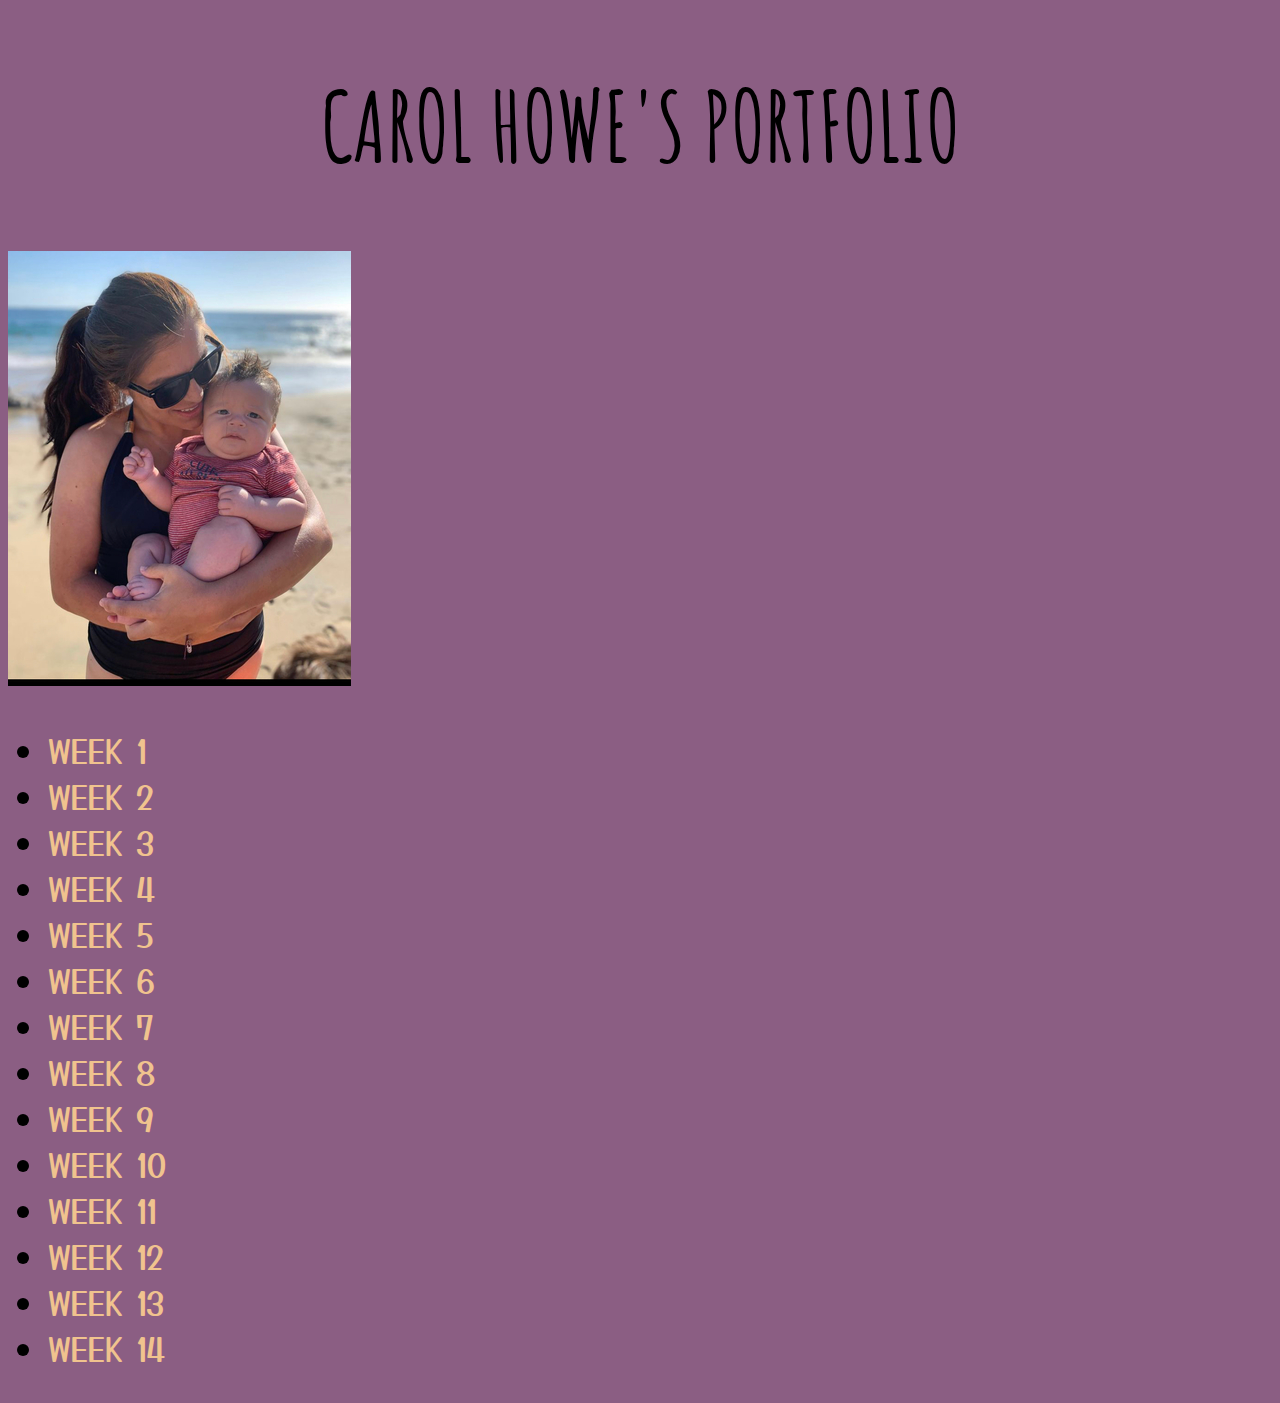
<file: index.html>
<!DOCTYPE html>
<html lang="">
<head>
    <meta charset="utf-8">
    <meta name="viewport" content="width=device-width, initial-scale=1.0">
    <link rel="stylesheet" href="style.css">
    <title>Carol Howe's Portfolio</title>
</head>

<body>
    <h1> CAROL HOWE'S PORTFOLIO </h1>
    
    <img class="carol" src="carol.jpg" alt="Carol's photo">
  
<ul>
    <li> <a href="week1.html"> WEEK 1</a></li>   
    <li> <a href="week2.html"> WEEK 2</a></li>   
    <li> <a href="week3.html"> WEEK 3</a></li>   
    <li> <a href="week4.html"> WEEK 4</a></li>   
    <li> <a href="week5.html"> WEEK 5</a></li>   
    <li> <a href="week6.html"> WEEK 6</a></li>   
    <li> <a href="week7.html"> WEEK 7</a></li>   
    <li> <a href="week8.html"> WEEK 8</a></li>   
    <li> <a href="week9.html"> WEEK 9</a></li>   
    <li> <a href="week10.html"> WEEK 10</a></li>   
    <li> <a href="week11.html"> WEEK 11</a></li>   
    <li> <a href="week12.html"> WEEK 12</a></li>   
    <li> <a href="week13.html"> WEEK 13</a></li>   
    <li> <a href="week14.html"> WEEK 14</a></li>   
    
</ul>   

<script src="js/main.js"></script>
</body>
</html>
</file>
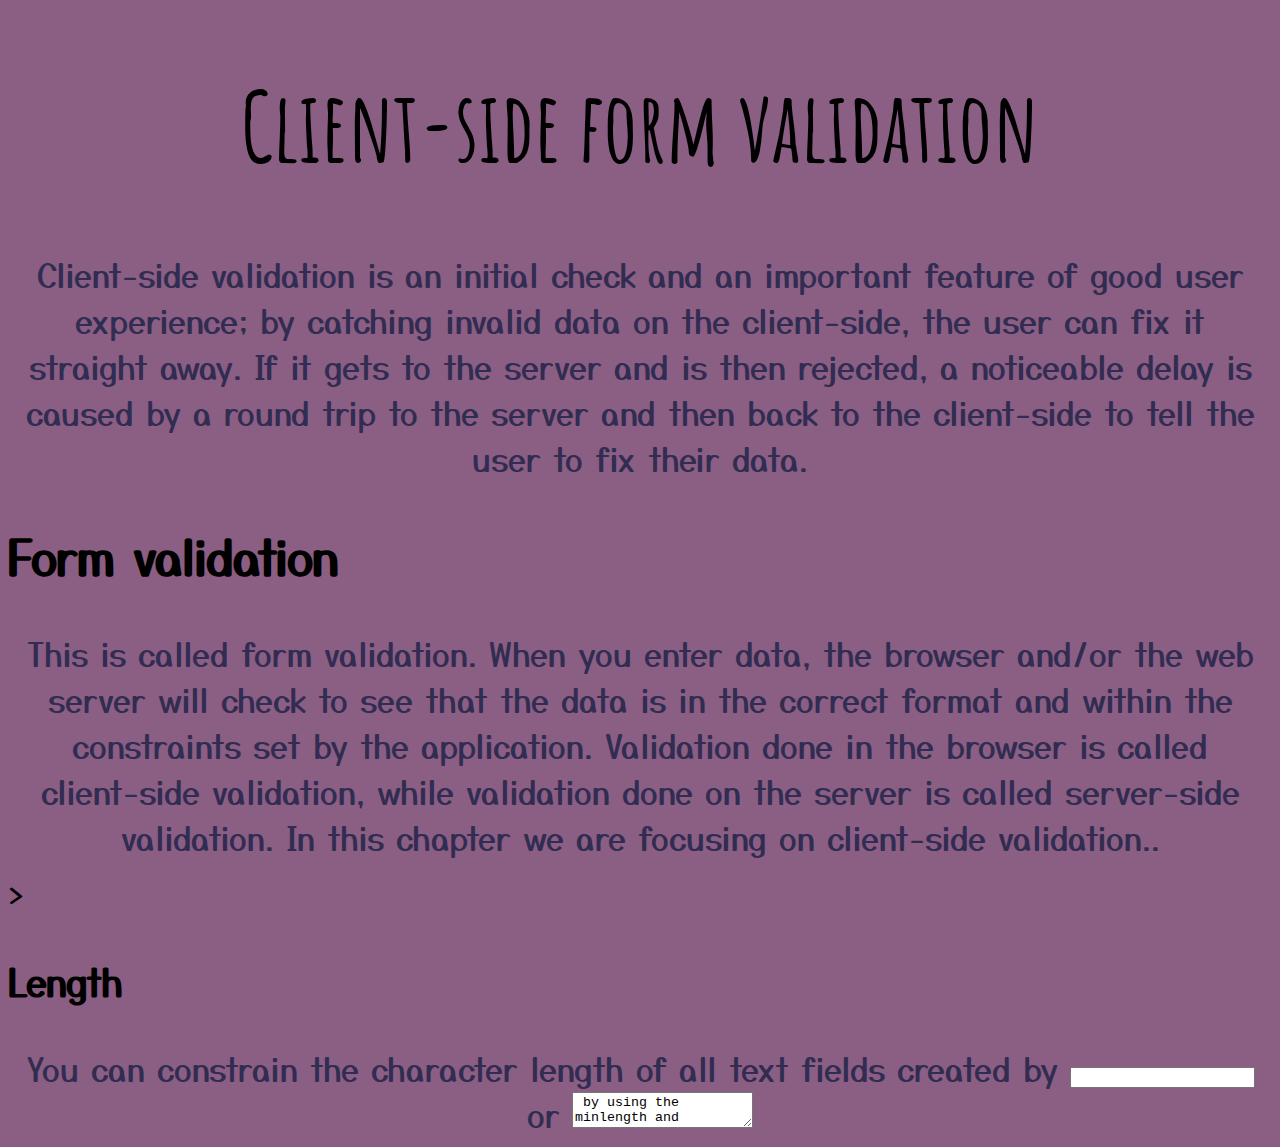
<file: week10.html>
<!DOCTYPE html>
<html lang="en">
<head>
    <meta charset="utf-8">
    <meta name="viewport" content="width=device-width, initial-scale=1.0">
     <link rel="stylesheet" href="style.css">
    <title>Week 10</title>
</head>

<body>

<h1> Client-side form validation </h1>

<p> Client-side validation is an initial check and an important feature of good user experience; by catching invalid 
    data on the client-side, the user can fix it straight away. If it gets to the server and is then rejected, a noticeable 
    delay is caused by a round trip to the server and then back to the client-side to tell the user to fix their data.
</p>



<h2>Form validation</h2>
<p>This is called form validation. When you enter data, the browser and/or the web server will check to see that the data 
    is in the correct format and within the constraints set by the application. Validation done in the browser is called 
    client-side validation, while validation done on the server is called server-side validation. In this chapter we are 
    focusing on client-side validation..</p>>



<h3>Length </h3>
<p>You can constrain the character length of all text fields created by <input> or <textarea> by using the minlength and
     maxlength attributes. A field is invalid if it has a value and that value has fewer characters than the minlength value 
     or more than the maxlength value.</p>


</body>
</html>
</file>
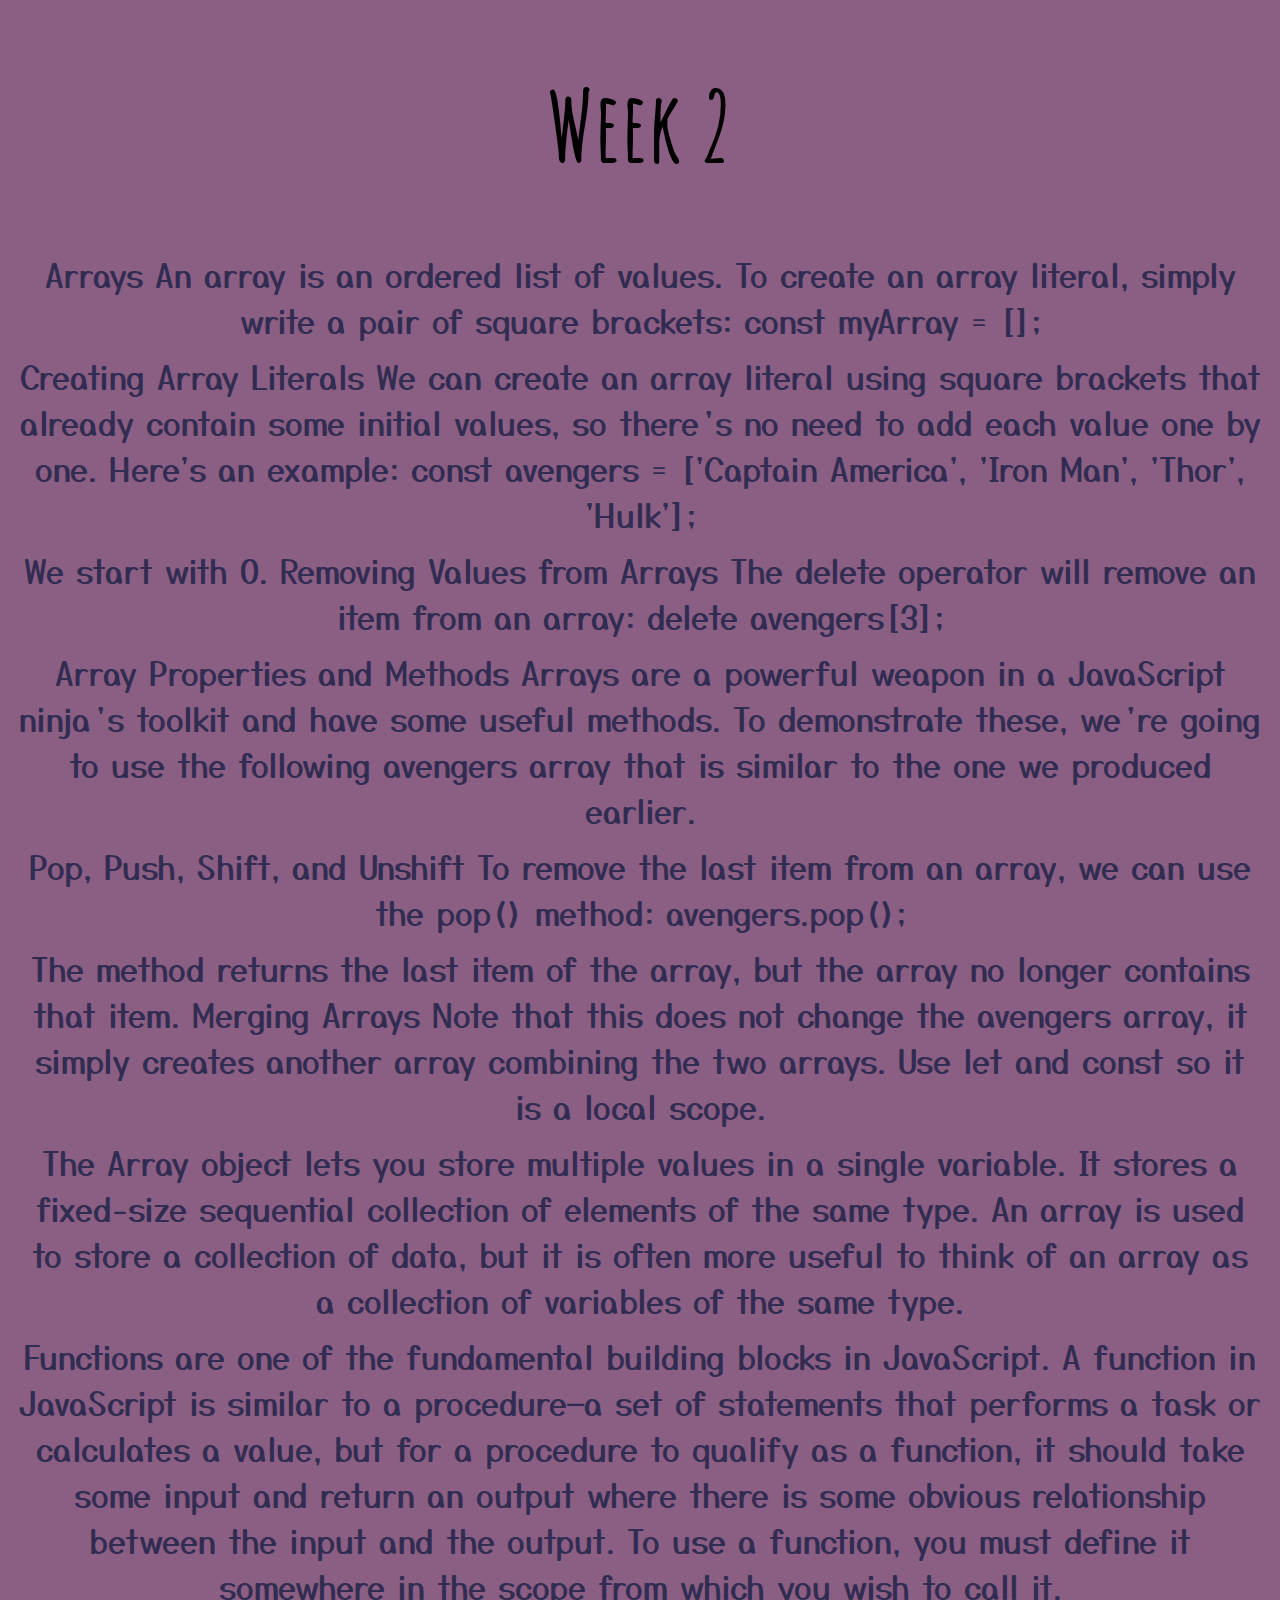
<file: week2.html>
<!DOCTYPE html>
<html lang="en">
<head>
    <meta charset="utf-8">
    <meta name="viewport" content="width=device-width, initial-scale=1.0">
    <link rel="stylesheet" href="style.css">
    <title></title>
</head>

<body>

    <h1> Week 2 </h1>
    
    <p>
        Arrays
        An array is an ordered list of values. To create an array literal, simply write a pair of square brackets:
        const myArray = [];

    </p>
    
    <p>
        Creating Array Literals
        We can create an array literal using square brackets that already contain some initial values, so there’s no need to add each value one by one. Here's an example:
        const avengers = ['Captain America', 'Iron Man', 'Thor', 'Hulk'];

    </p>
    
    <p>
        We start with 0.

        Removing Values from Arrays
        The delete operator will remove an item from an array:
        delete avengers[3];

    </p>


    <p>
        
    Array Properties and Methods
    Arrays are a powerful weapon in a JavaScript ninja’s toolkit and have some useful methods. To demonstrate these, we’re going to use the following avengers array that is similar to the one we produced earlier.
    </p>
    
    <p>
    Pop, Push, Shift, and Unshift
    To remove the last item from an array, we can use the pop() method:
    avengers.pop();
    </p>
    
    <p>
        The method returns the last item of the array, but the array no longer contains that item. 
        Merging Arrays
        Note that this does not change the avengers array, it simply creates another array combining the two arrays. 
        Use let and const so it is a local scope.
    </p>
    
    <p>
        The Array object lets you store multiple values in a single variable. It stores a fixed-size sequential collection of elements of the same type. An array is used to store a collection of data, but it is often more useful to think of an array as a collection of variables of the same type.
    
    </p>
    
    <p>
        Functions are one of the fundamental building blocks in JavaScript. A function in JavaScript is similar to a procedure—a set of statements that performs a task or calculates a value, but for a procedure to qualify as a function, it should take some input and return an output where there is some obvious relationship between the input and the output. To use a function, you must define it somewhere in the scope from which you wish to call it.
    </p>
    
</body>
</html>
</file>
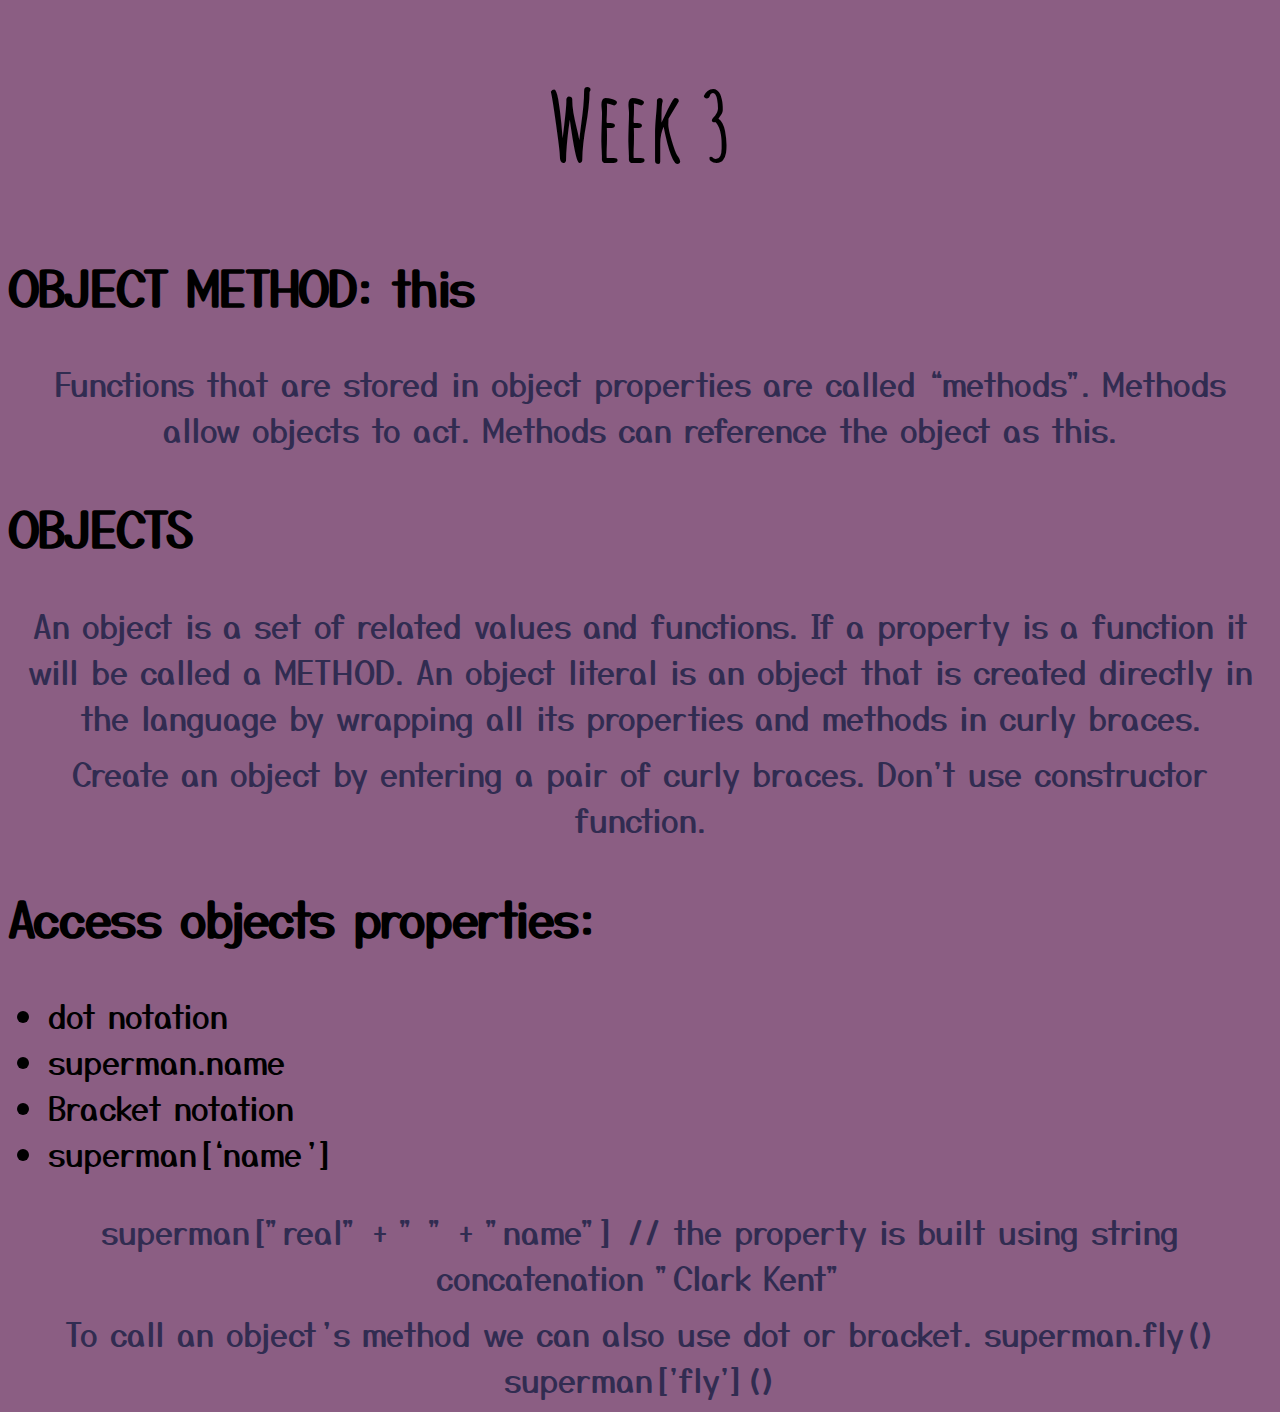
<file: week3.html>
<!DOCTYPE html>
<html lang="en">
<head>
    <meta charset="utf-8">
    <meta name="viewport" content="width=device-width, initial-scale=1.0">
    <link rel="stylesheet" href="style.css">
    <title>Week 3 </title>
</head>

<body>

    <h1> Week 3 </h1>
    
    <h2>OBJECT METHOD: this </h2>

    <p>Functions that are stored in object properties are called “methods”.
        Methods allow objects to act.
        Methods can reference the object as this. </p>
    
    
    
    <h2> OBJECTS</h2> 
    <p> An object is a set of related values and functions. If a property is a function it will be called a METHOD.
        An object literal is an object that is created directly in the language by wrapping all its properties and methods in curly braces.</p>
    
    <p> Create an object by entering a pair of curly braces. Don't use constructor function.</p>
    
    <h2> Access objects properties:  </h2>
    <ul> 
       <li>dot notation </li> 
       <li> superman.name</li>
       <li>Bracket notation </li>
       <li> superman[‘name’]</li>
     </ul>
    
    
    <p> superman["real" + " " + "name"] // the property is built using string concatenation
        "Clark Kent" </p>
    
    <p>To call an object’s method we can also use dot or bracket.
        superman.fly()
        superman['fly']() </p>
    
</body>
</html>
</file>
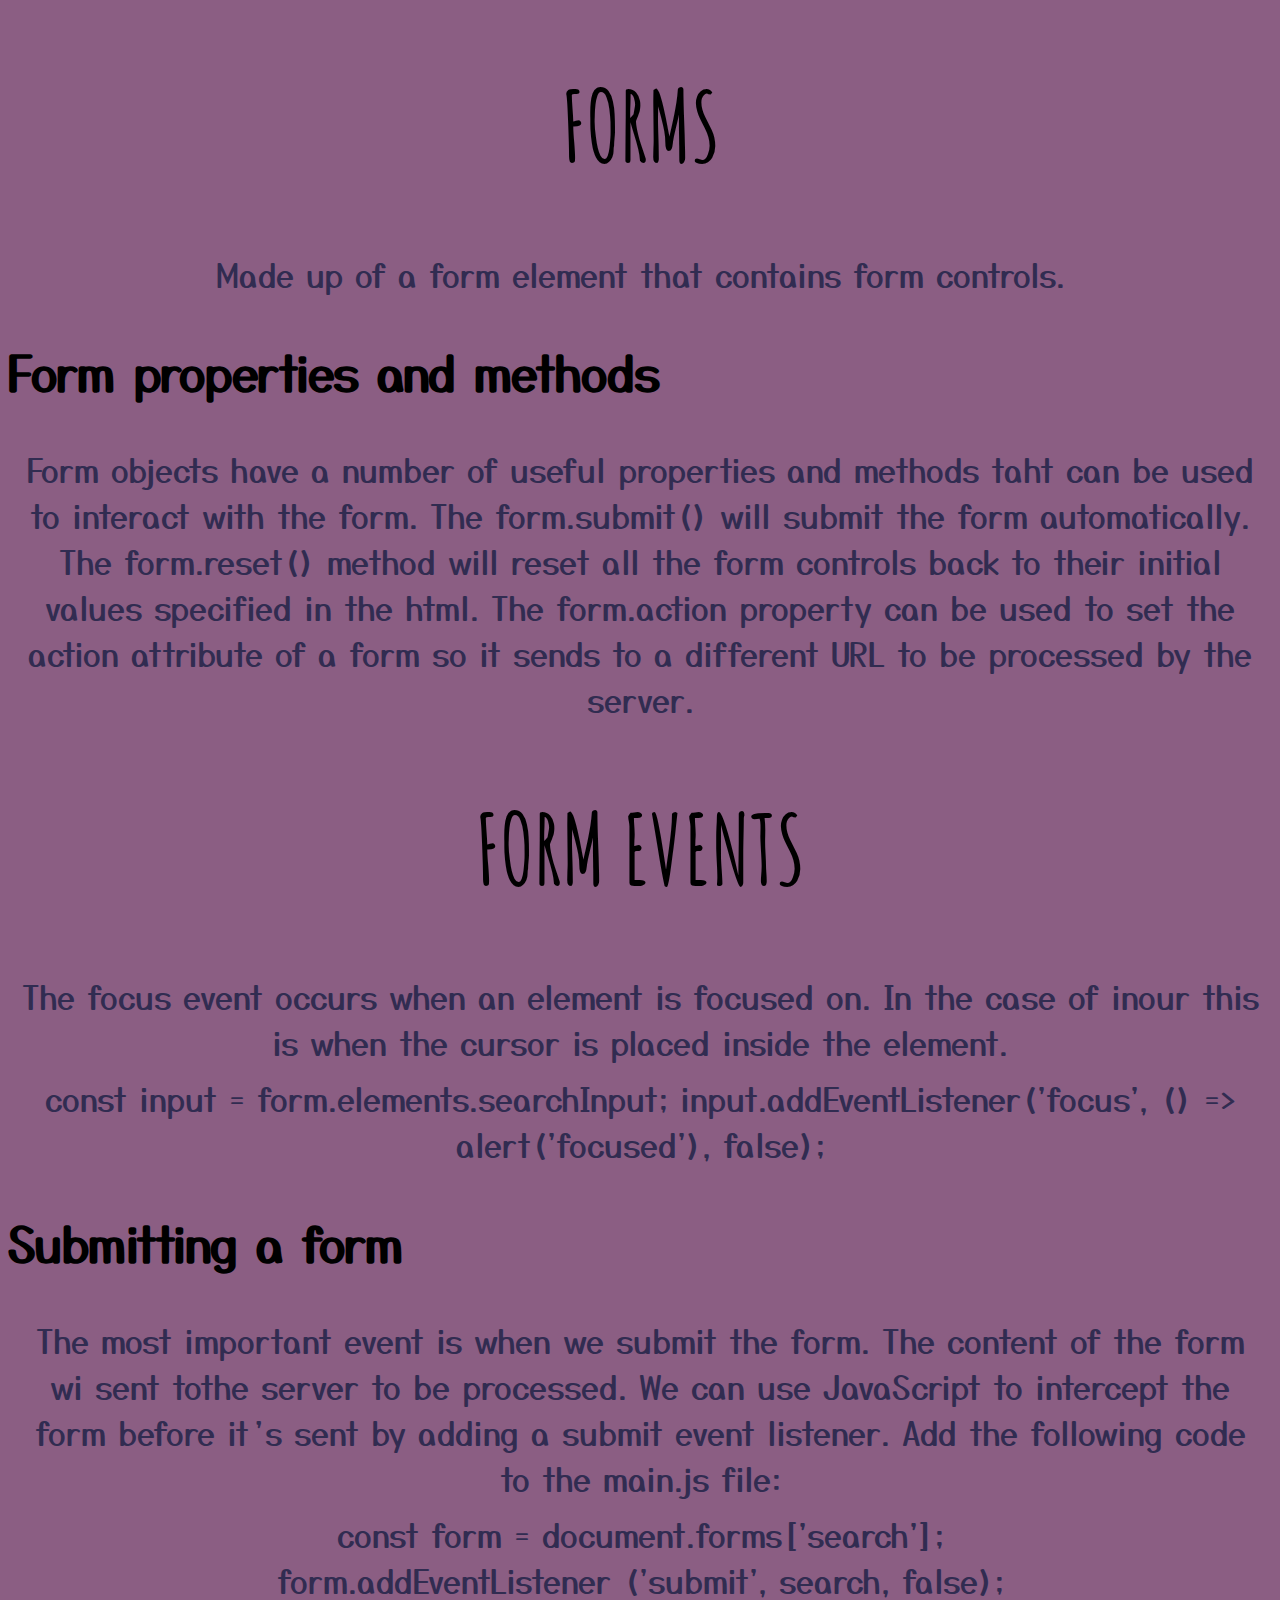
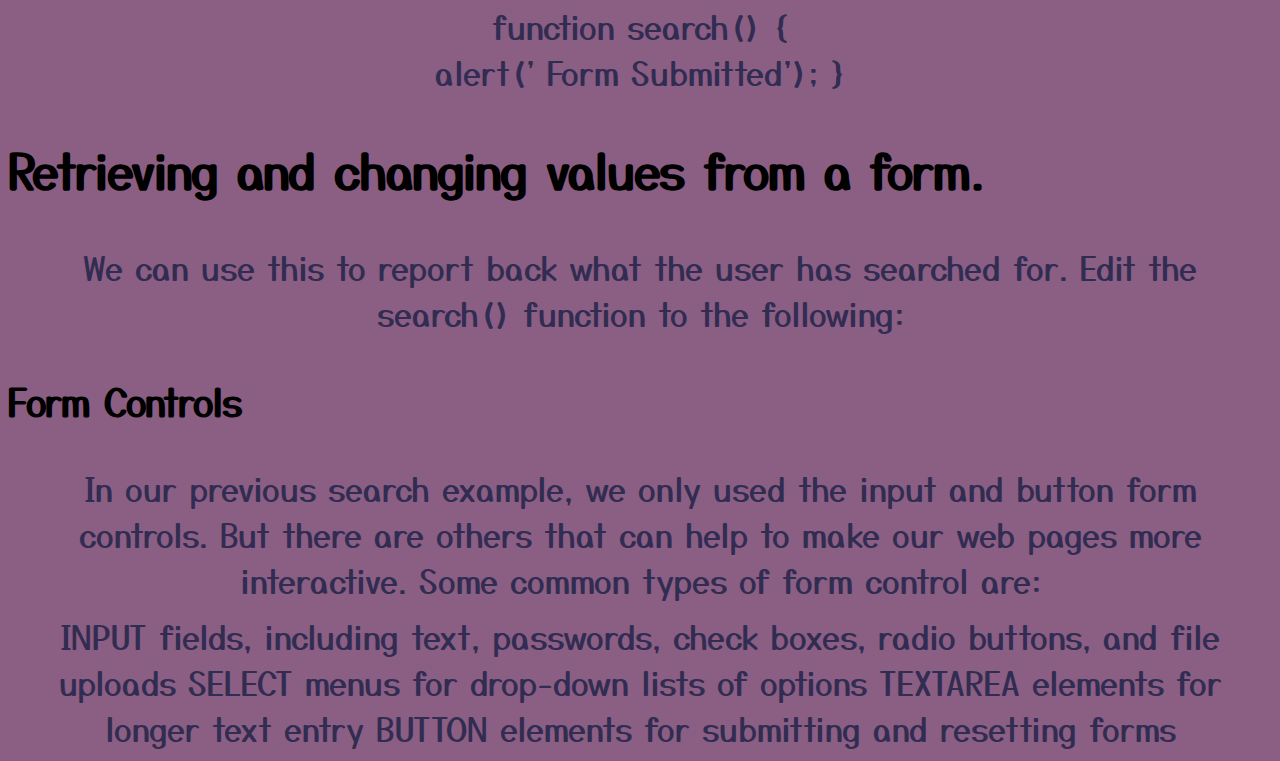
<file: week4.html>
<!DOCTYPE html>
<html lang="en">
<head>
    <meta charset="utf-8">
    <meta name="viewport" content="width=device-width, initial-scale=1.0">
     <link rel="stylesheet" href="style.css">
    <title>Week 4</title>
</head>

<body>

<h1> FORMS </h1> 

<p> Made up of a form element that contains form controls. </p>

<h2> Form properties and methods </h2>

<p>Form objects have a number of useful properties and methods taht can be used to interact with the form. The form.submit() will submit the form automatically.
The form.reset() method will reset all the form controls back to their initial values specified in the html. The form.action property can be used to set the action attribute of a form  so it sends to a different URL to be processed by the server.  </p>





<h1> FORM EVENTS </h1>

<p>The focus event occurs when an element is focused on. In the case of inour this is when the cursor is placed inside the element. </p>

<p> const input = form.elements.searchInput;
input.addEventListener('focus', () => alert('focused'), false); </p>


<h2>Submitting a form </h2>

<p>The most important event is when we submit the form. The content of the form wi sent tothe server to be processed.
We can use JavaScript to intercept the form before it’s sent by adding a submit event listener. Add the following code to the main.js file: </p>

<p>const form = document.forms['search']; <br> 
form.addEventListener ('submit', search, false); <br>
function search() { <br>
    alert(' Form Submitted'); } <br>  </p>


<h2> Retrieving and changing values from a  form. </h2>

<p>We can use this to report back what the user has searched for. Edit the search() function to the following: </p>

<h3>Form Controls </h3>
<p> In our previous search example, we only used the input and button form controls. But there are others that can help to make our web pages more interactive.
Some common types of form control are: </p>
    
 <p> INPUT fields, including text, passwords, check boxes, radio buttons, and file uploads
 SELECT menus for drop-down lists of options
 TEXTAREA elements for longer text entry
 BUTTON elements for submitting and resetting forms </p>
    
</body>
</html>
</file>
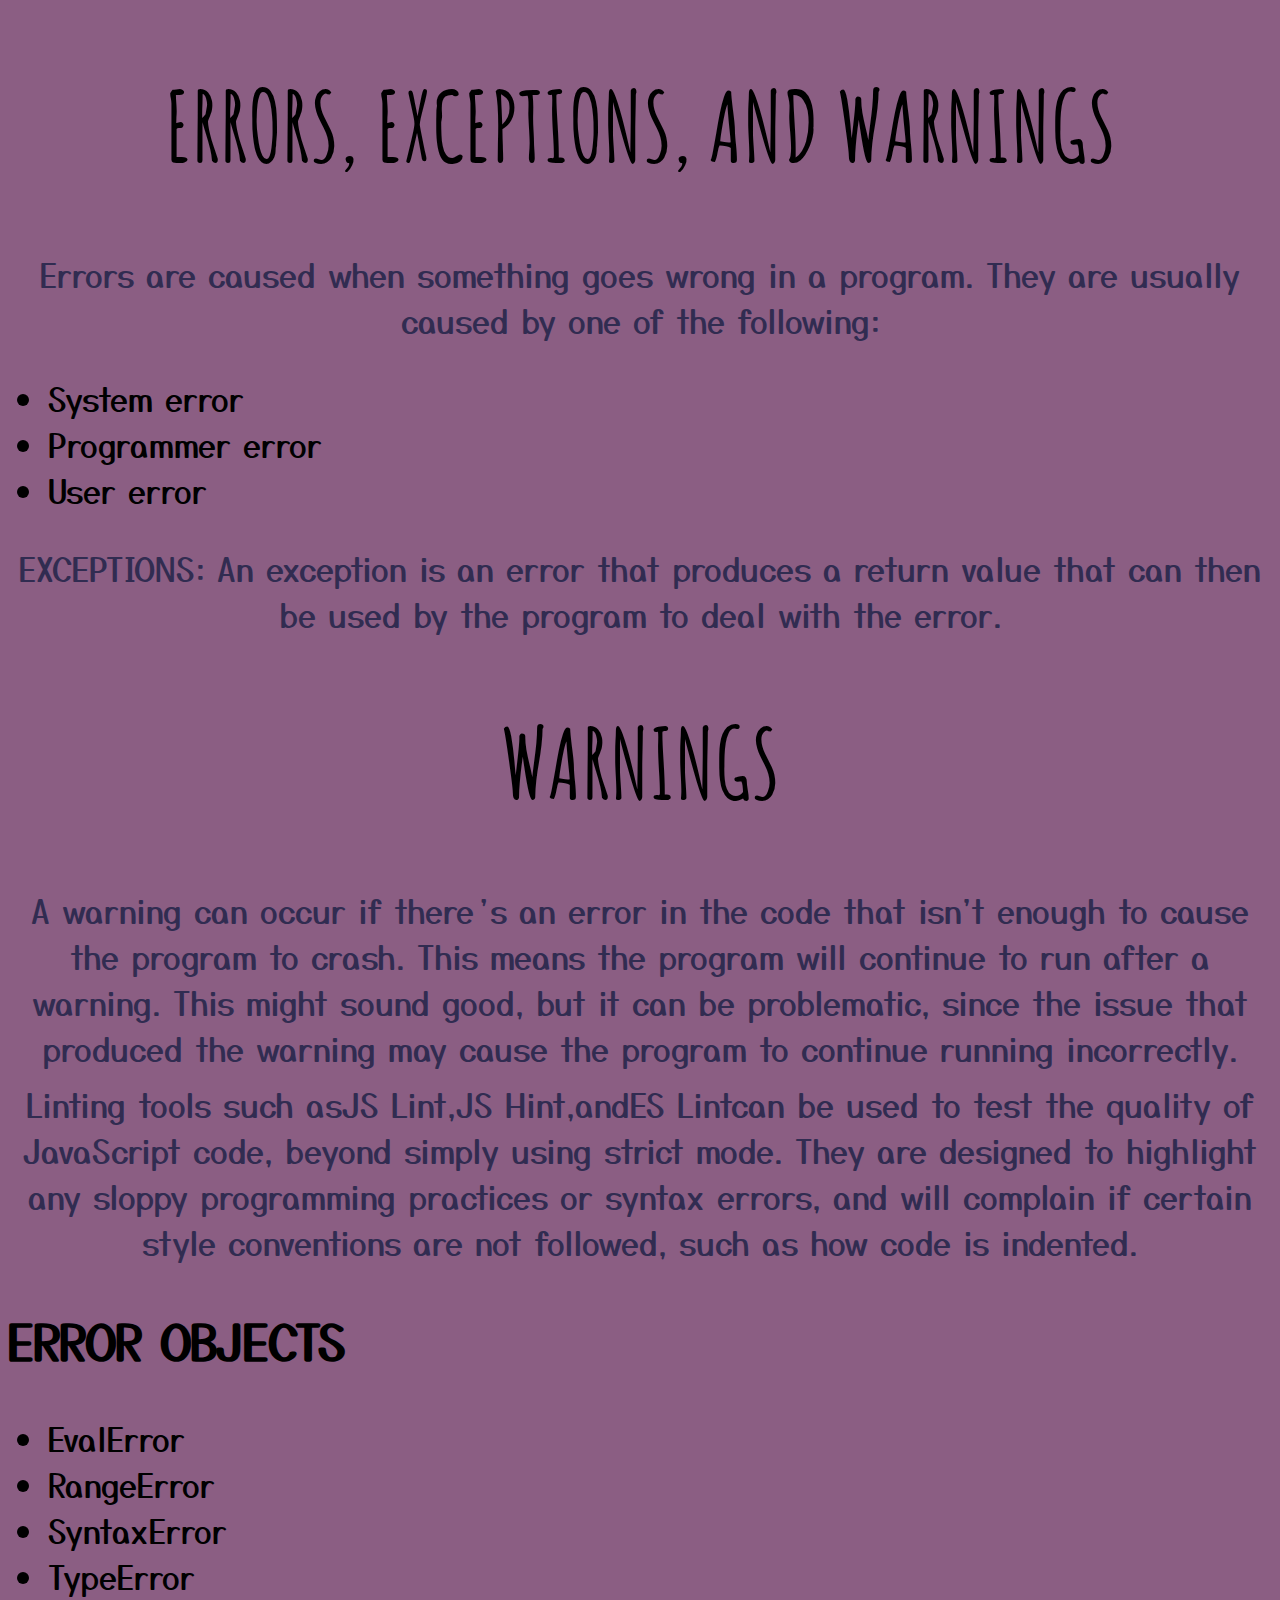
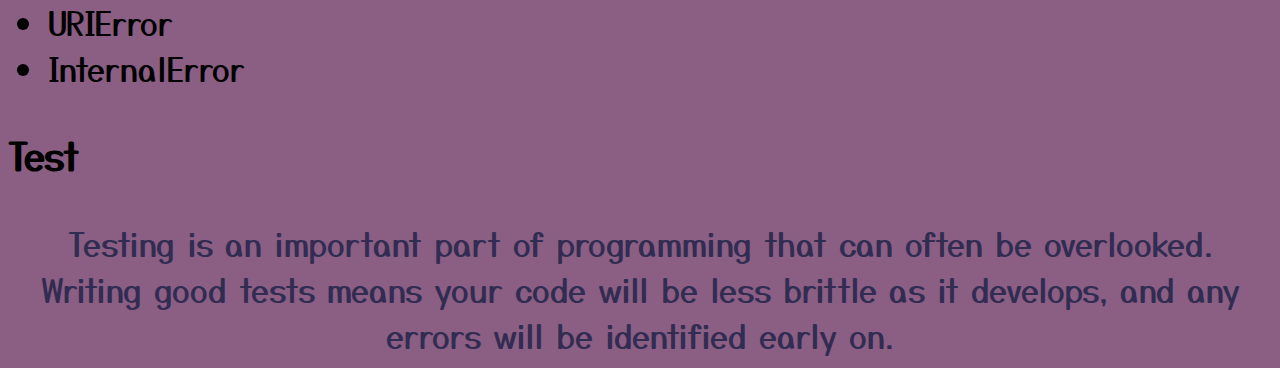
<file: week5.html>
<!DOCTYPE html>
<html lang="en">
<head>
    <meta charset="utf-8">
    <meta name="viewport" content="width=device-width, initial-scale=1.0">
     <link rel="stylesheet" href="style.css">
    <title>Week 5</title>
</head>

<body>

<h1> ERRORS, EXCEPTIONS, AND WARNINGS </h1> 

<p> Errors are caused when something goes wrong in a program. They are usually caused by one of the following:</p>
    <ul>
        <li>System error  </li>
        <li>Programmer error  </li>
        <li>User error  </li>
</ul>


<p> EXCEPTIONS: An exception is an error that produces a return value that can then be used by the program to deal with the error. </p>


<h1> WARNINGS </h1>

<p> A warning can occur if there’s an error in the code that isn't enough to cause the program to crash. This means the program 
    will continue to run after a warning. This might sound good, but it can be problematic, since the issue that produced the warning 
    may cause the program to continue running incorrectly.</p>

<p>  Linting tools such asJS Lint,JS Hint,andES Lintcan be used to test the quality of JavaScript code, beyond simply using strict mode. 
    They are designed to highlight any sloppy programming practices or syntax errors, and will complain if certain style 
    conventions are not followed, such as how code is indented. </p>


<h2>ERROR OBJECTS</h2>

<ul>
    <li>EvalError</li>
    <li>RangeError</li>
    <li>SyntaxError</li>
    <li>TypeError</li>
    <li>URIError</li>
    <li>InternalError</li>

</ul>

<h3>Test</h3>
<p>Testing is an important part of programming that can often be overlooked. 
    Writing good tests means your code will be less brittle as it develops, 
    and any errors will be identified early on.</p>


</body>
</html>
</file>
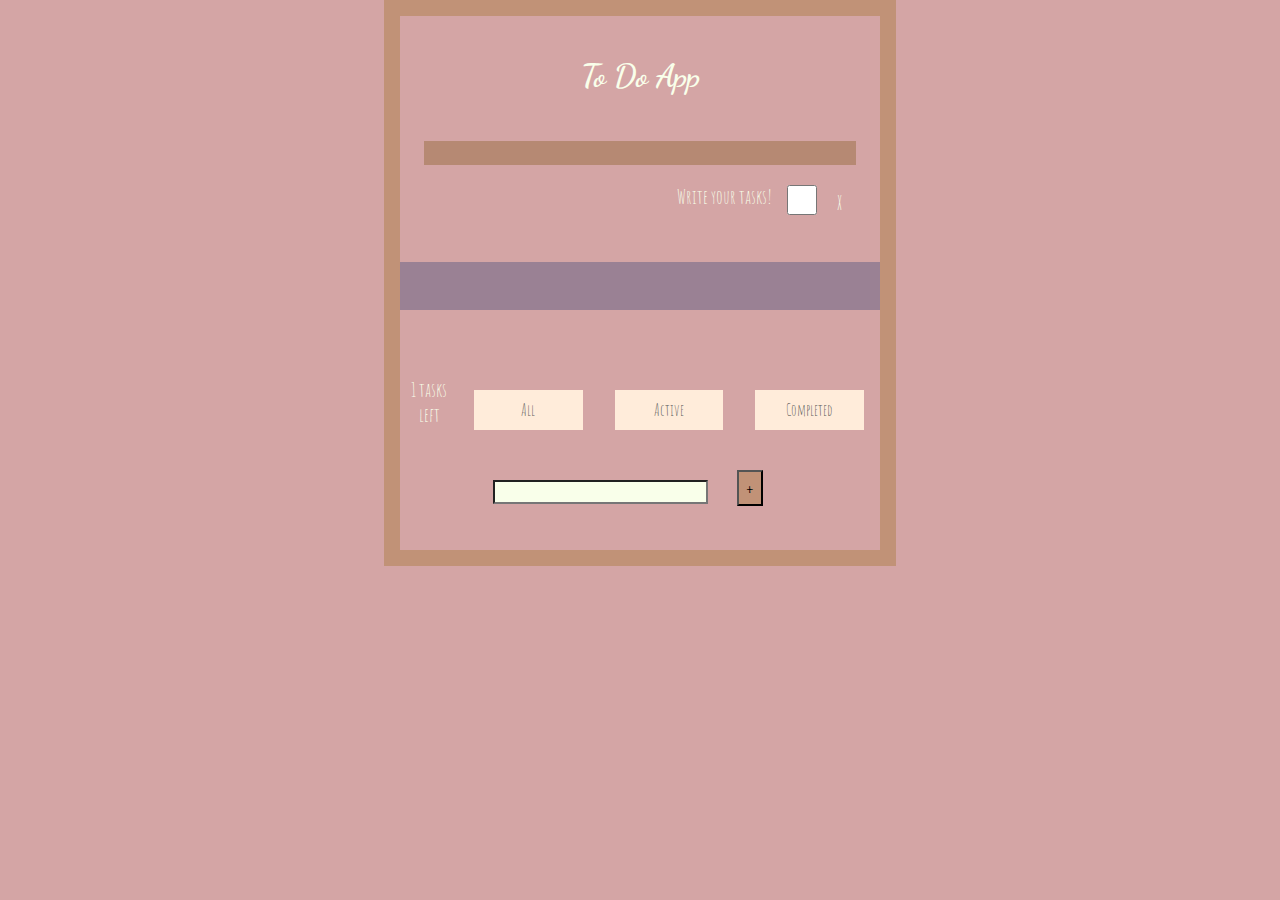
<file: week6.html>
<!DOCTYPE html>
<html lang="en">
<head>
    <meta charset="UTF-8">
    <meta name="viewport" content="width=device-width, initial-scale=1.0">
    <link rel="stylesheet" href="do.css">

    <title>WEEK 6 - TO DO APP</title>

</head>
<body>

    <h1>To Do App</h1>
    <section class="tasks" onload="output()">
    </section>
   <span>
        <p id="classification"></p>
        <button type="button" onclick="all()">All </button>
        <button type="button" onclick="active()">Active </button>
        <button type="button" onclick="completed()">Completed </button>
    </span>
    <form>
        <input type="text" id="inputbox" name="inputbox">
        <button type="button" onclick="addTask()">+</button>
    </form>
    <script src="js/do.js"></script>

</body>
</html>
</file>
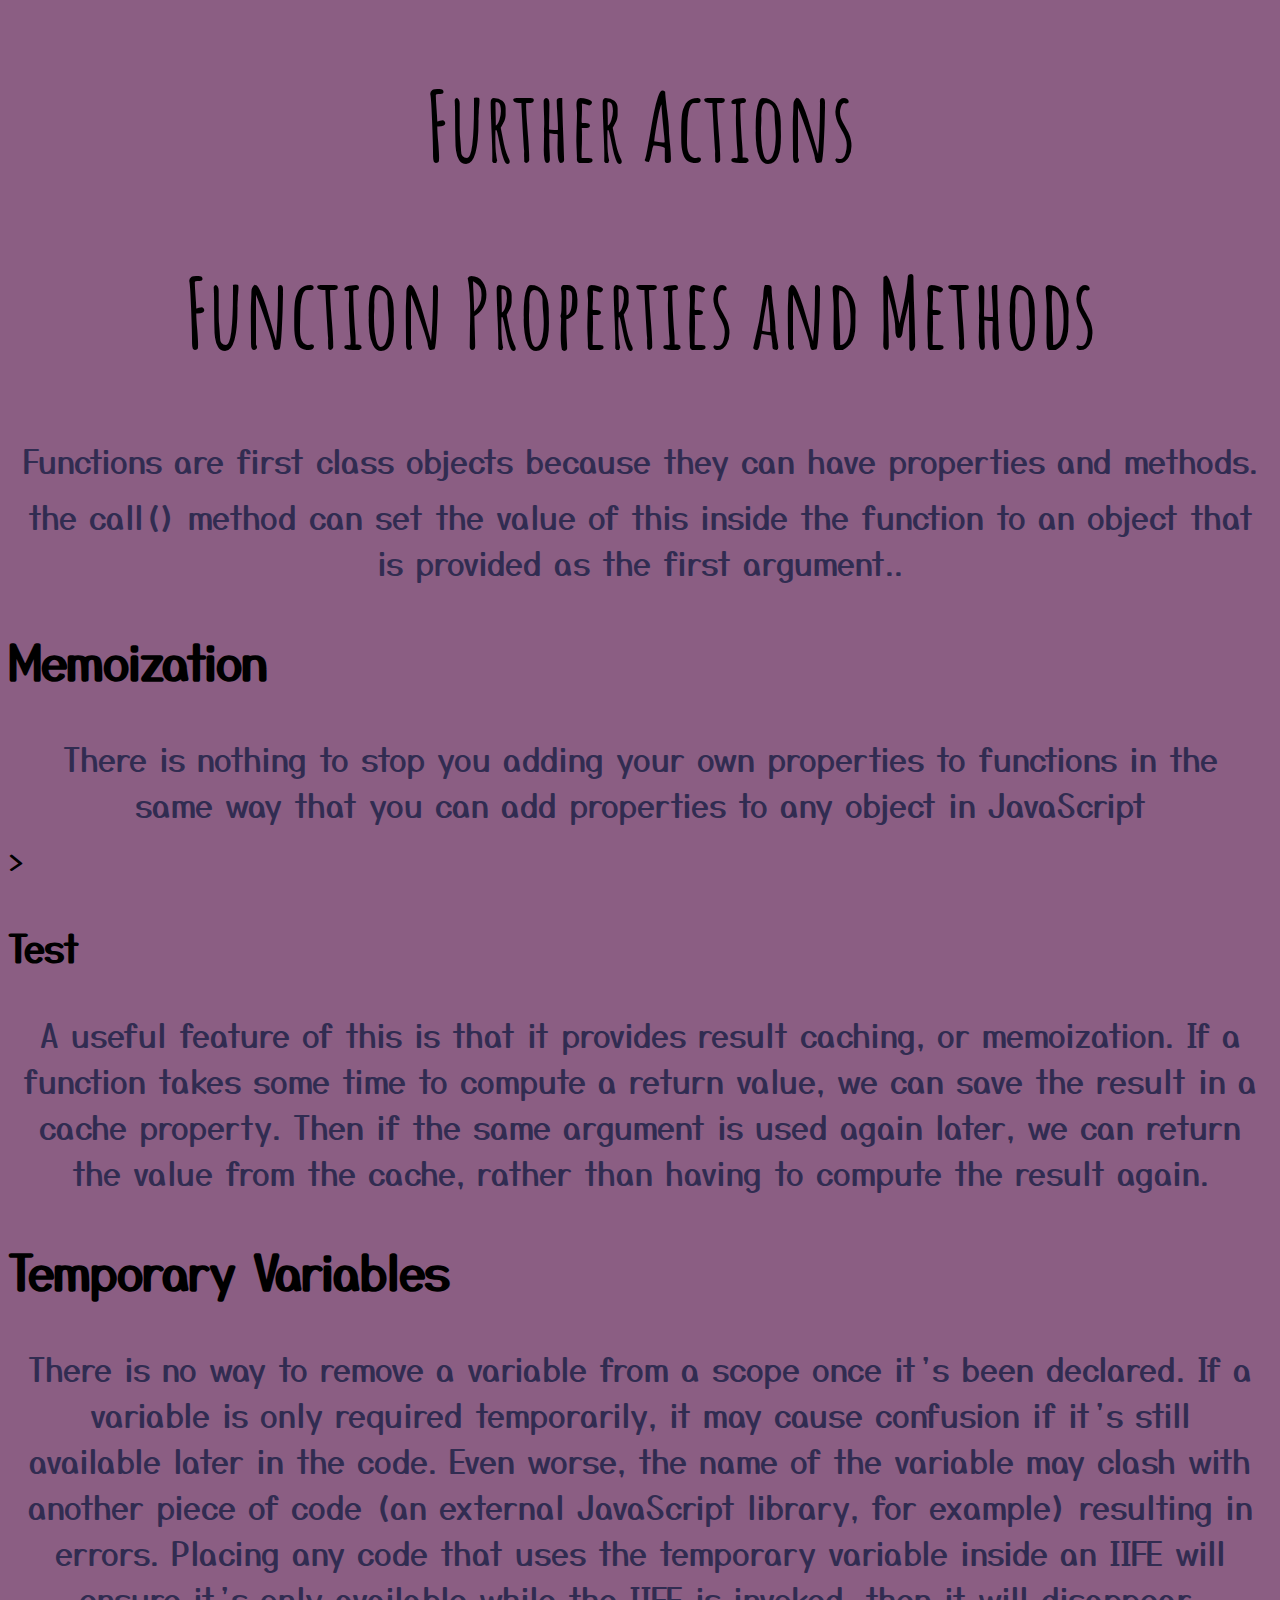
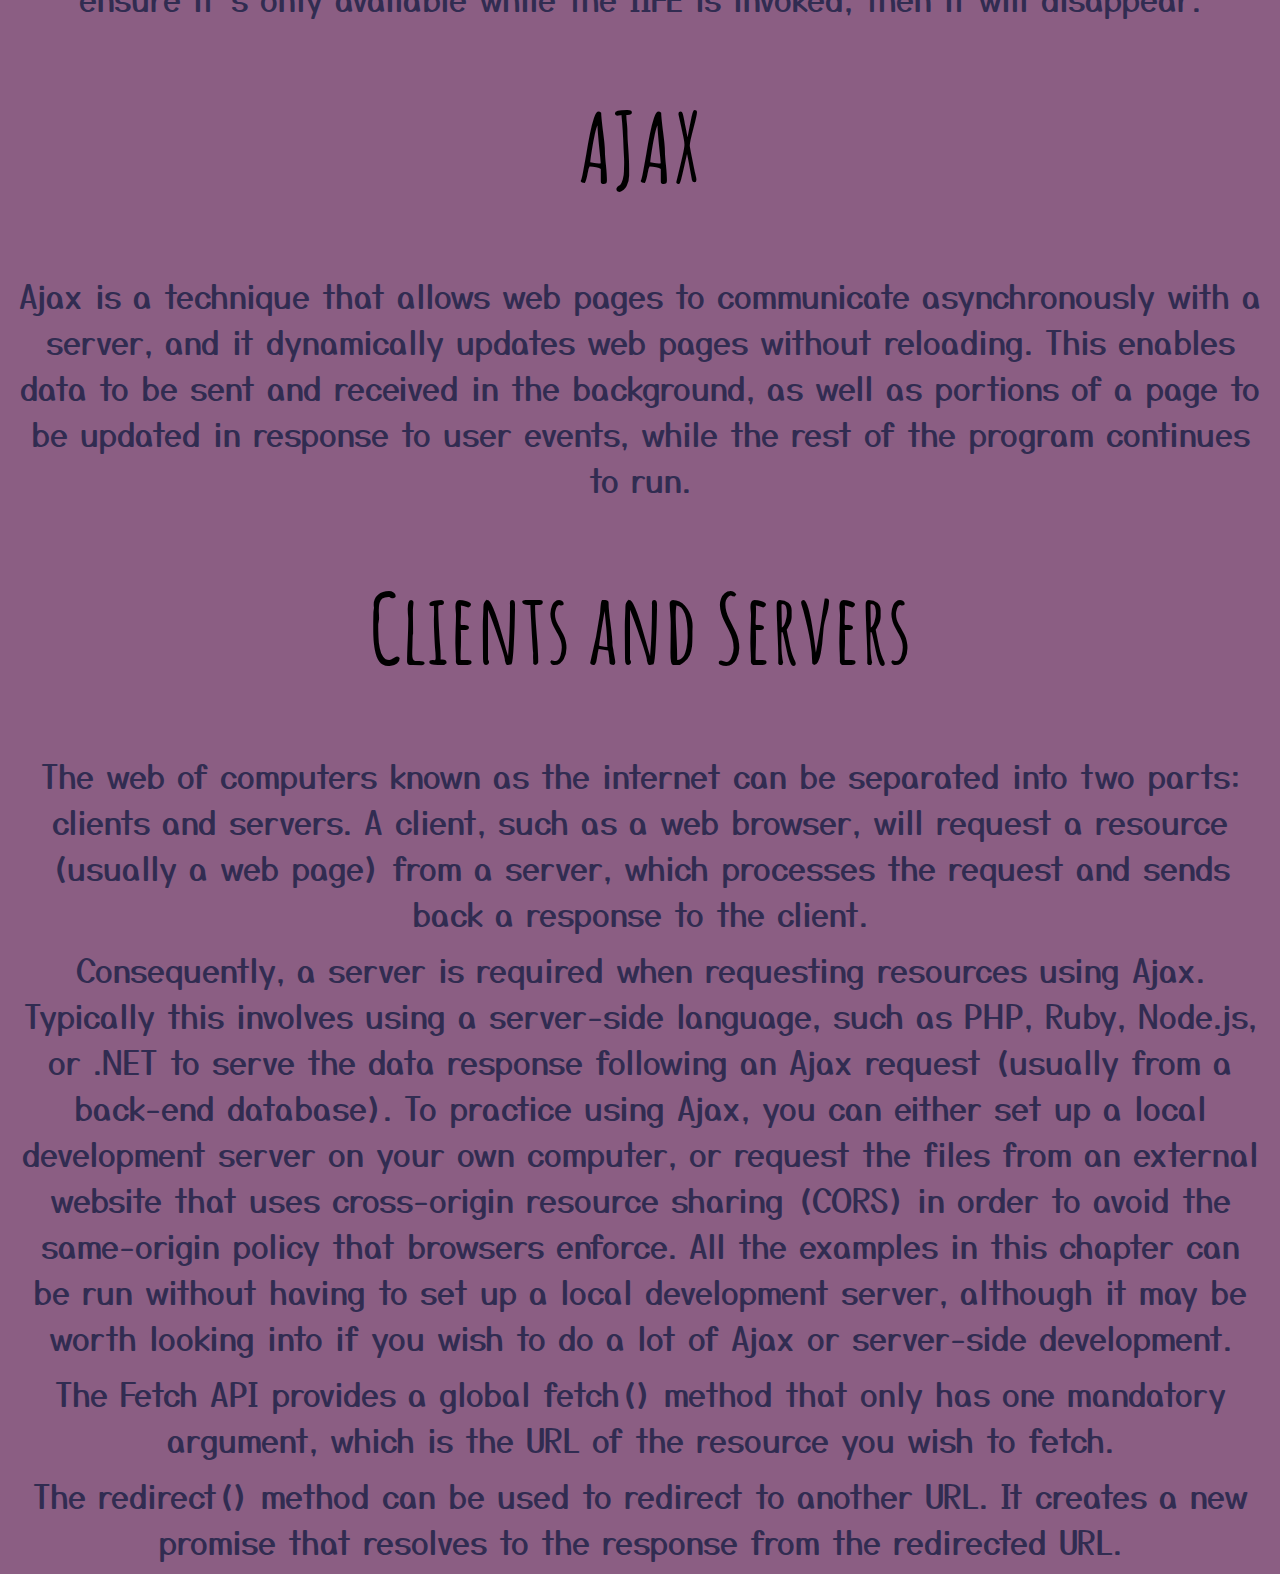
<file: week7.html>
<!DOCTYPE html>
<html lang="en">
<head>
    <meta charset="utf-8">
    <meta name="viewport" content="width=device-width, initial-scale=1.0">
     <link rel="stylesheet" href="style.css">
    <title>Week 7</title>
</head>

<body>

<h1> Further Actions </h1> 

<h1> Function Properties and Methods </h1>

<p> Functions are first class objects because they can have properties and methods. </p>

<p>  the call() method can set the value of this inside the function to an object that is provided as the first argument..  </p>

<h2>Memoization</h2>
<p>There is nothing to stop you adding your own properties to functions in the same way that you can add properties to any object in JavaScript</p>>

<h3>Test</h3>
<p>A useful feature of this is that it provides result caching, or memoization. If a function takes some time to compute a return value, we can 
    save the result in a cache property. Then if the same argument is used again later, we can return the value from the cache, rather than having to compute the result again.</p>
<h2> Temporary Variables</h2>

<p>There is no way to remove a variable from a scope once it’s been declared. If a variable is only required temporarily, it may cause confusion if it’s still available later 
    in the code. Even worse, the name of the variable may clash with another piece of code (an external JavaScript library, for example) resulting in errors. Placing any code 
    that uses the temporary variable inside an IIFE will ensure it’s only available while the IIFE is invoked, then it will disappear. </p>


<h1>AJAX</h1>

<p>Ajax is a technique that allows web pages to communicate asynchronously with a server, and it dynamically updates web pages without reloading. This enables data to be sent 
    and received in the background, as well as portions of a page to be updated in response to user events, while the rest of the program continues to run.</p>
<h1>Clients and Servers </h1>
<p>The web of computers known as the internet can be separated into two parts: clients and servers. A client, such as a web browser, will request a resource (usually a web page) 
    from a server, which processes the request and sends back a response to the client.</p>
<p> Consequently, a server is required when requesting resources using Ajax. Typically this involves using a server-side language, such as PHP, Ruby, Node.js, or .NET to serve the 
    data response following an Ajax request (usually from a back-end database). To practice using Ajax, you can either set up a local development server on your own computer, or 
    request the files from an external website that uses cross-origin resource sharing (CORS) in order to avoid the same-origin policy that browsers enforce. All the examples in 
    this chapter can be run without having to set up a local development server, although it may be worth looking into if you wish to do a lot of Ajax or server-side development.</p>

<p> The Fetch API provides a global fetch() method that only has one mandatory argument, which is the URL of the resource you wish to fetch. </p>
<p> The redirect() method can be used to redirect to another URL. It creates a new promise that resolves to the response from the redirected URL.</p>

</body>
</html>
</file>
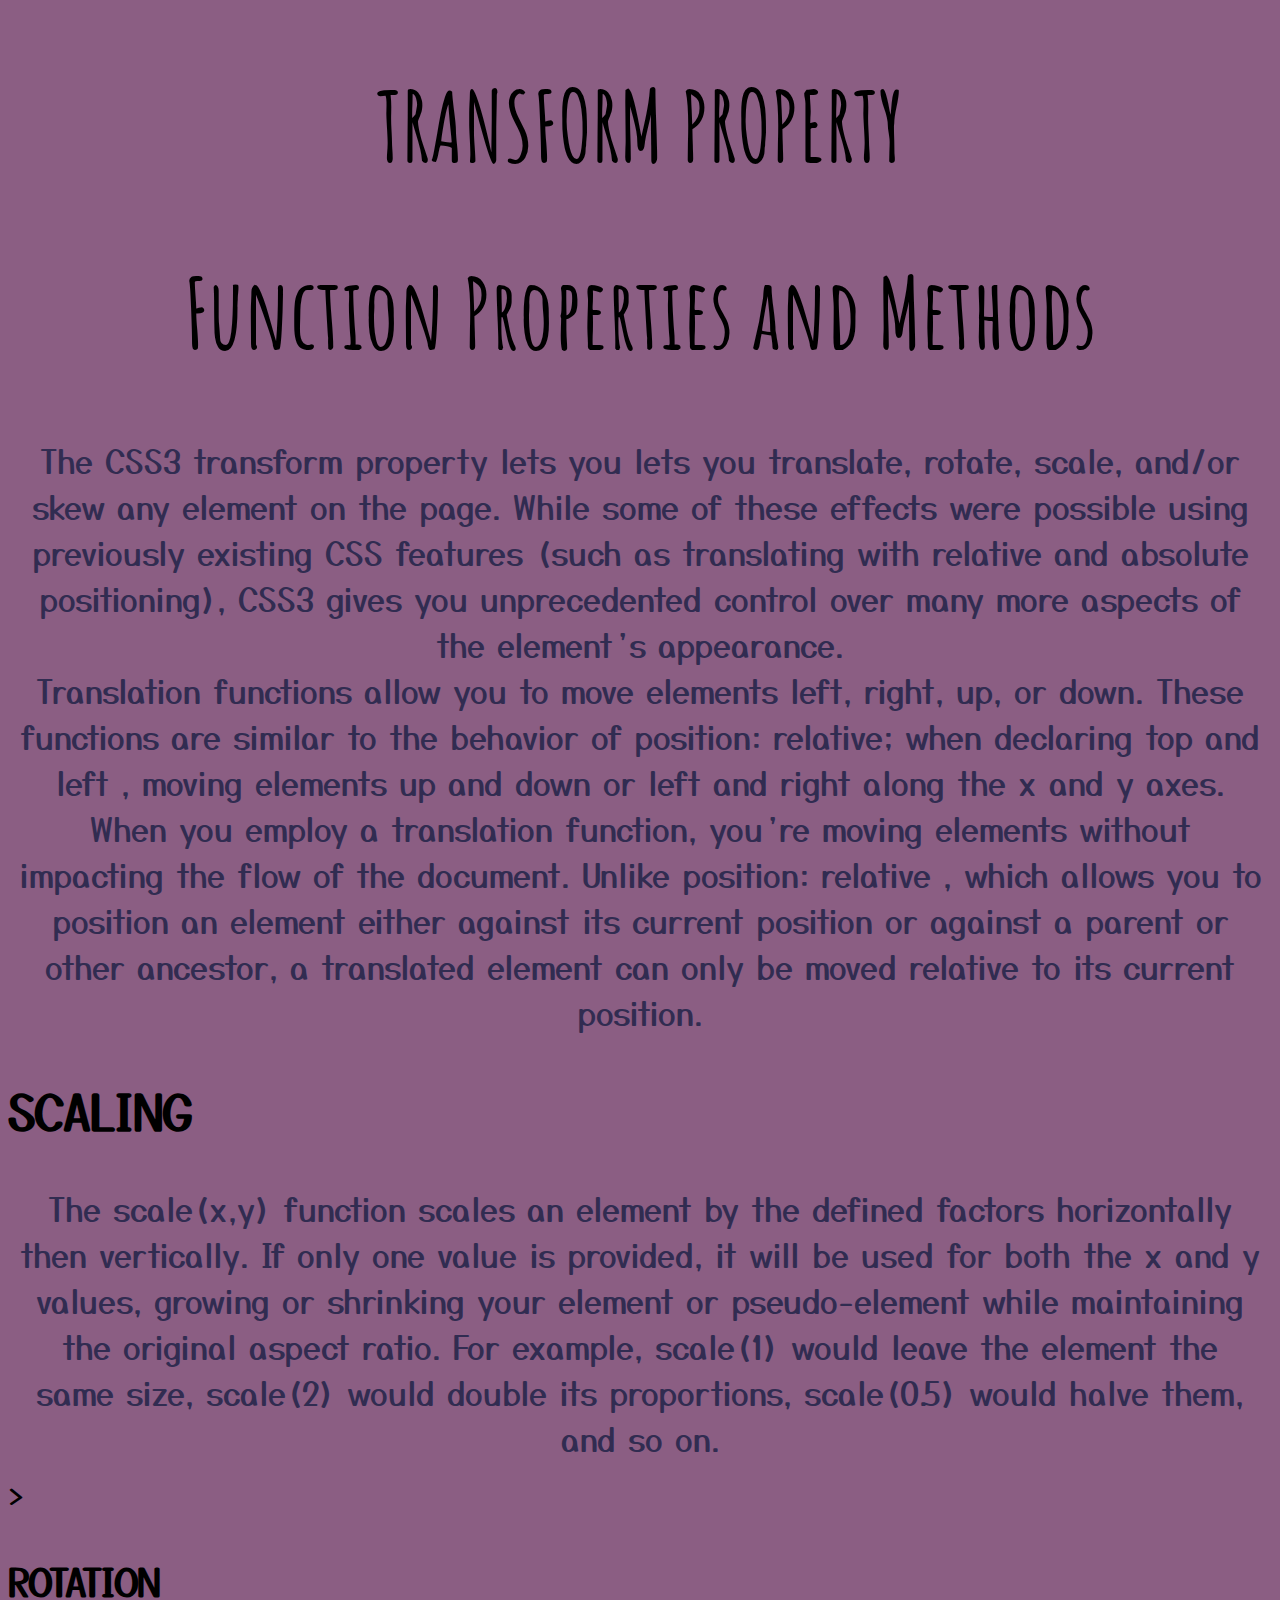
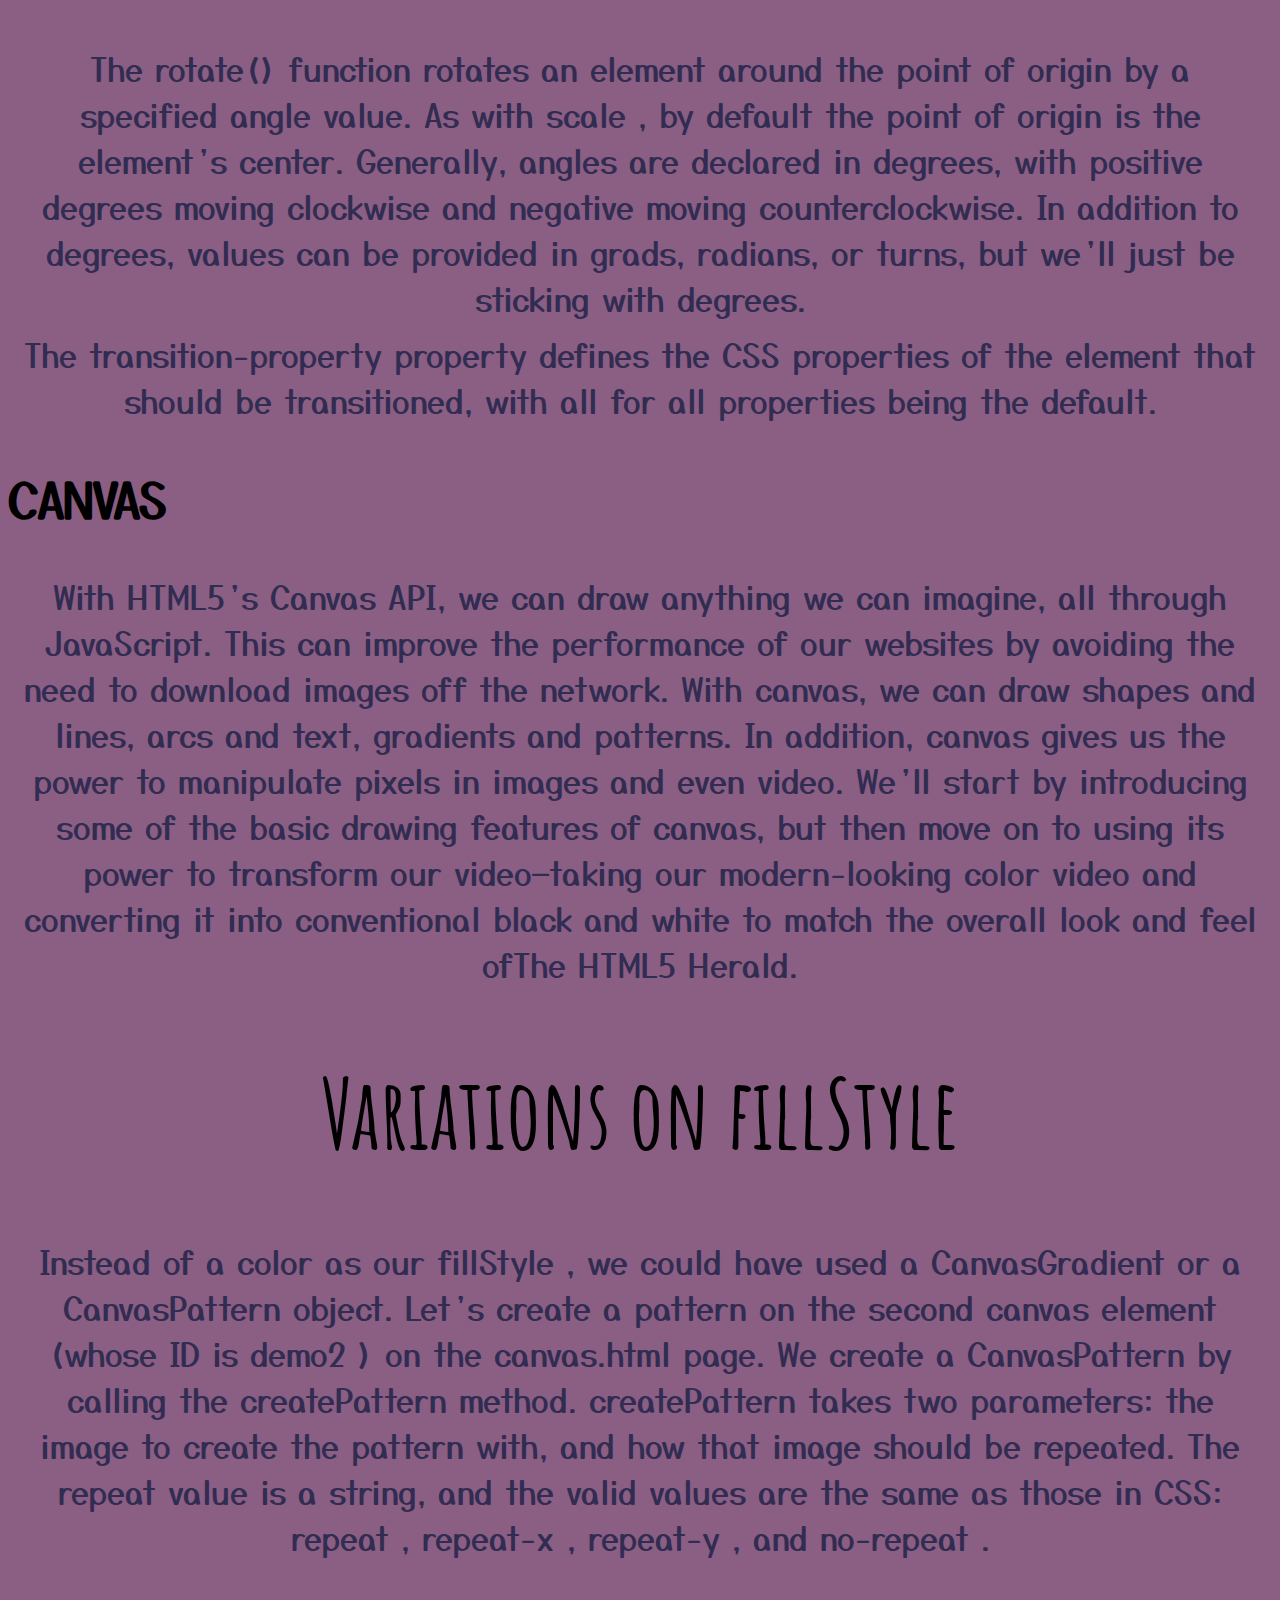
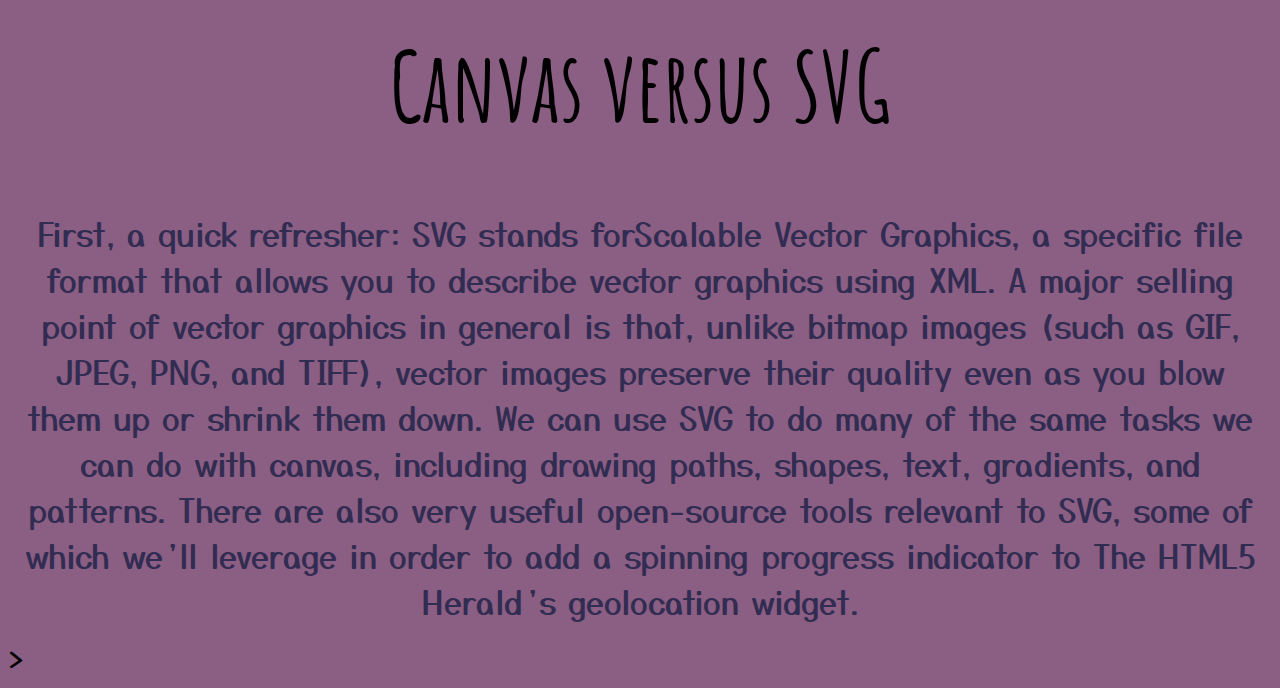
<file: week8.html>
<!DOCTYPE html>
<html lang="en">
<head>
    <meta charset="utf-8">
    <meta name="viewport" content="width=device-width, initial-scale=1.0">
     <link rel="stylesheet" href="style.css">
    <title>Week 8</title>
</head>

<body>

<h1> TRANSFORM PROPERTY </h1> 

<h1> Function Properties and Methods </h1>

<p> The CSS3 transform property lets you lets you translate, rotate, scale, and/or skew 
    any element on the page. While some of these effects were possible using previously existing 
    CSS features (such as translating with relative and absolute positioning), CSS3 gives you 
    unprecedented control over many more aspects of the element’s appearance. <br>
    Translation functions allow you to move elements left, right, up, or down. These 
    functions are similar to the behavior of position: relative; when declaring top and left , 
    moving elements up and down or left and right along the x and y axes. When you employ a translation 
    function, you’re moving elements without impacting the flow of the document. Unlike position: relative , 
    which allows you to position an element either against its current position or against a parent or other 
    ancestor, a translated element can only be moved relative to its current position.
</p>



<h2>SCALING</h2>
<p>The scale(x,y) function scales an element by the defined factors horizontally then vertically. If only one value is provided, it will be used for both the x and y values, 
    growing or shrinking your element or pseudo-element while maintaining the original aspect ratio. For example, scale(1) would leave the element the same size, scale(2) 
    would double its proportions, scale(0.5) would halve them, and so on. </p>>

<h3>ROTATION</h3>
<p>The rotate() function rotates an element around the point of origin by a specified angle value. As with scale , by default the point of origin is the element’s center. 
    Generally, angles are declared in degrees, with positive degrees moving clockwise and negative moving counterclockwise. In addition to degrees, values can be provided 
    in grads, radians, or turns, but we’ll just be sticking with degrees.</p>
    <p>The transition-property property defines the CSS properties of the element that should be transitioned, with all for all properties being the default.</p>

    <h2> CANVAS</h2>

<p>With HTML5’s Canvas API, we can draw anything we can imagine, all through JavaScript. This can improve the performance of our websites by avoiding the need to download images 
    off the network. With canvas, we can draw shapes and lines, arcs and text, gradients and patterns. In addition, canvas gives us the power to manipulate pixels in images and even video. 
    We’ll start by introducing some of the basic drawing features of canvas, but then move on to using its power to transform our video—taking our modern-looking color video and converting it 
    into conventional black and white to match the overall look and feel ofThe HTML5 Herald. </p>


<h1>Variations on fillStyle</h1>

<p>Instead of a color as our fillStyle , we could have used a CanvasGradient or a CanvasPattern object. Let’s create a pattern on the second canvas element (whose ID is demo2 ) on the canvas.html page.
We create a CanvasPattern by calling the createPattern method. createPattern takes two parameters: the image to create the pattern with, and how that image should be repeated. The repeat value 
is a string, and the valid values are the same as those in CSS: repeat , repeat-x , repeat-y , and no-repeat .</p>


    <h1>Canvas versus SVG </h1>
<p> First, a quick refresher: SVG stands forScalable Vector Graphics, a specific file format that allows you to describe vector graphics using XML. A major selling point of vector graphics in general is that,
     unlike bitmap images (such as GIF, JPEG, PNG, and TIFF), vector images preserve their quality even as you blow them up or shrink them down. We can use SVG to do many of the same tasks we can do with canvas,
      including drawing paths, shapes, text, gradients, and patterns. There are also very useful open-source tools relevant to SVG, some of which we’ll leverage in order to add a spinning progress indicator to 
      The HTML5 Herald’s geolocation widget. </p>>



</body>
</html>
</file>
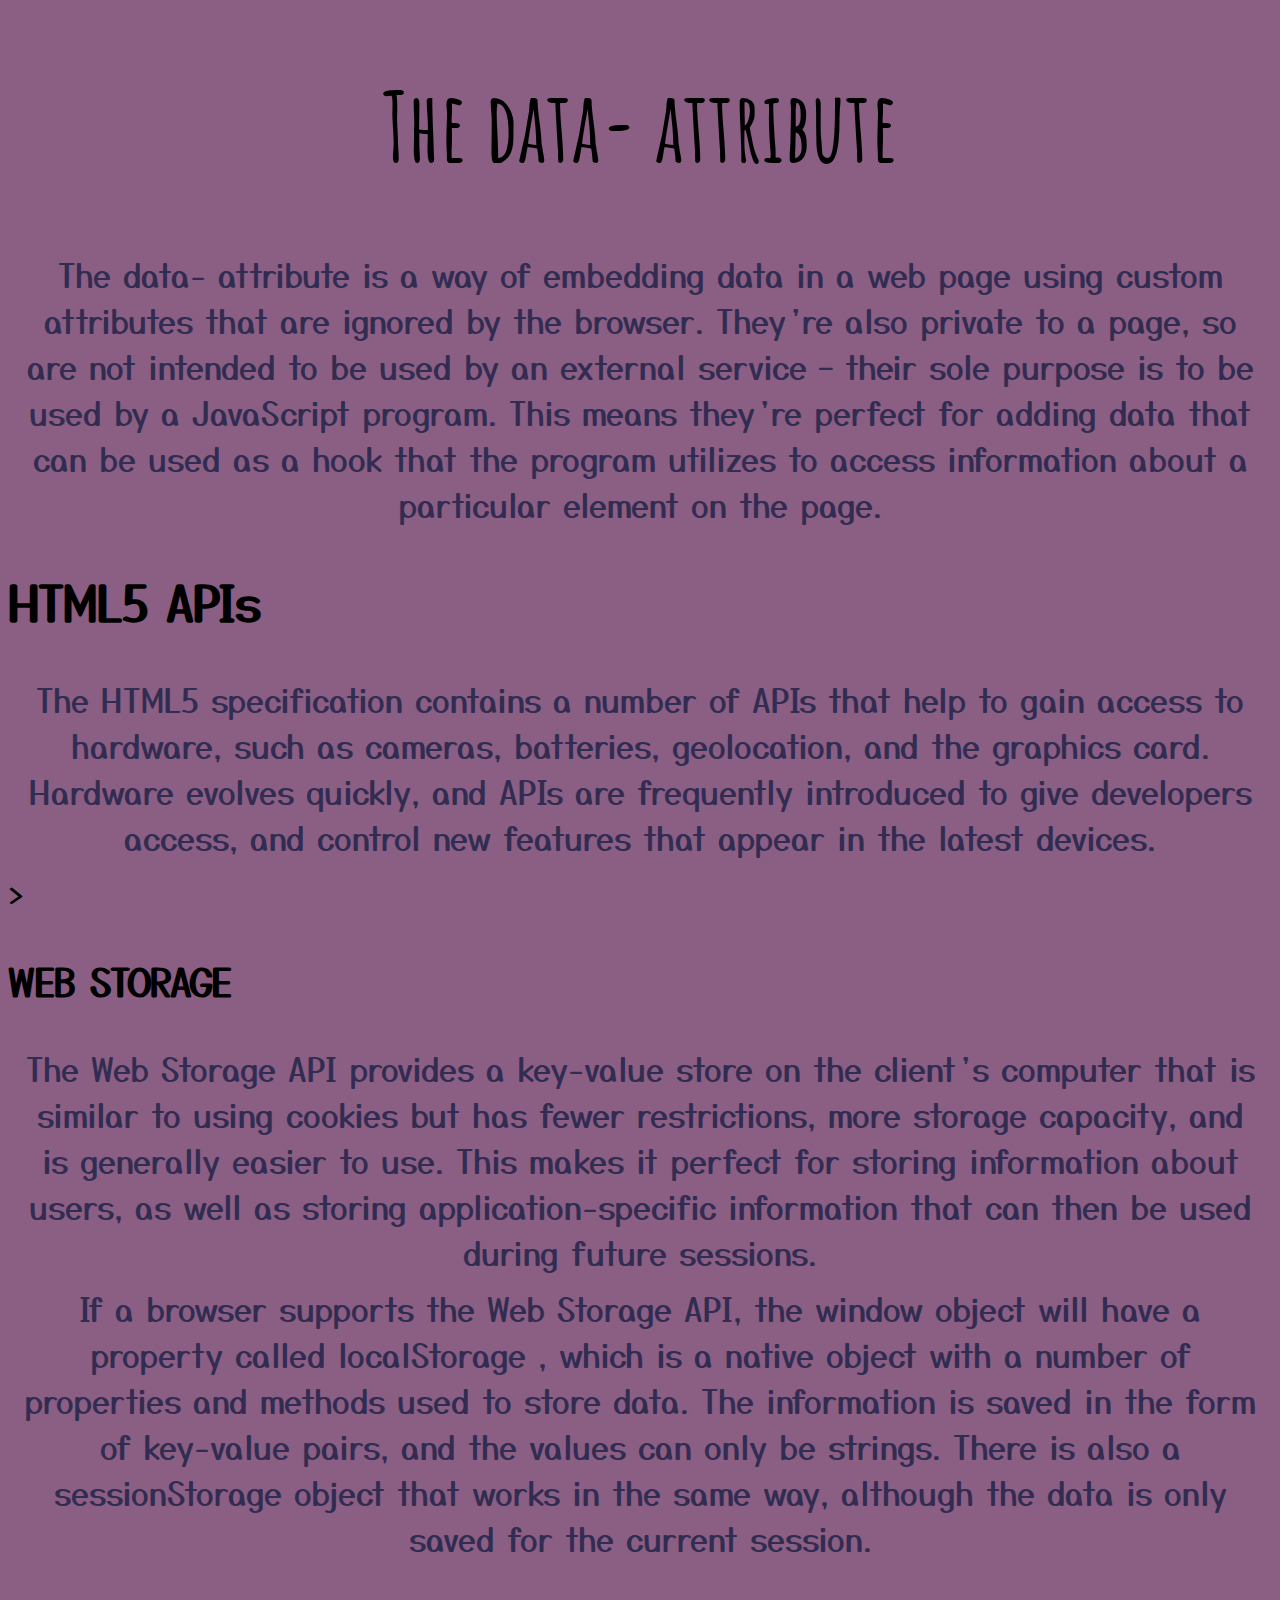
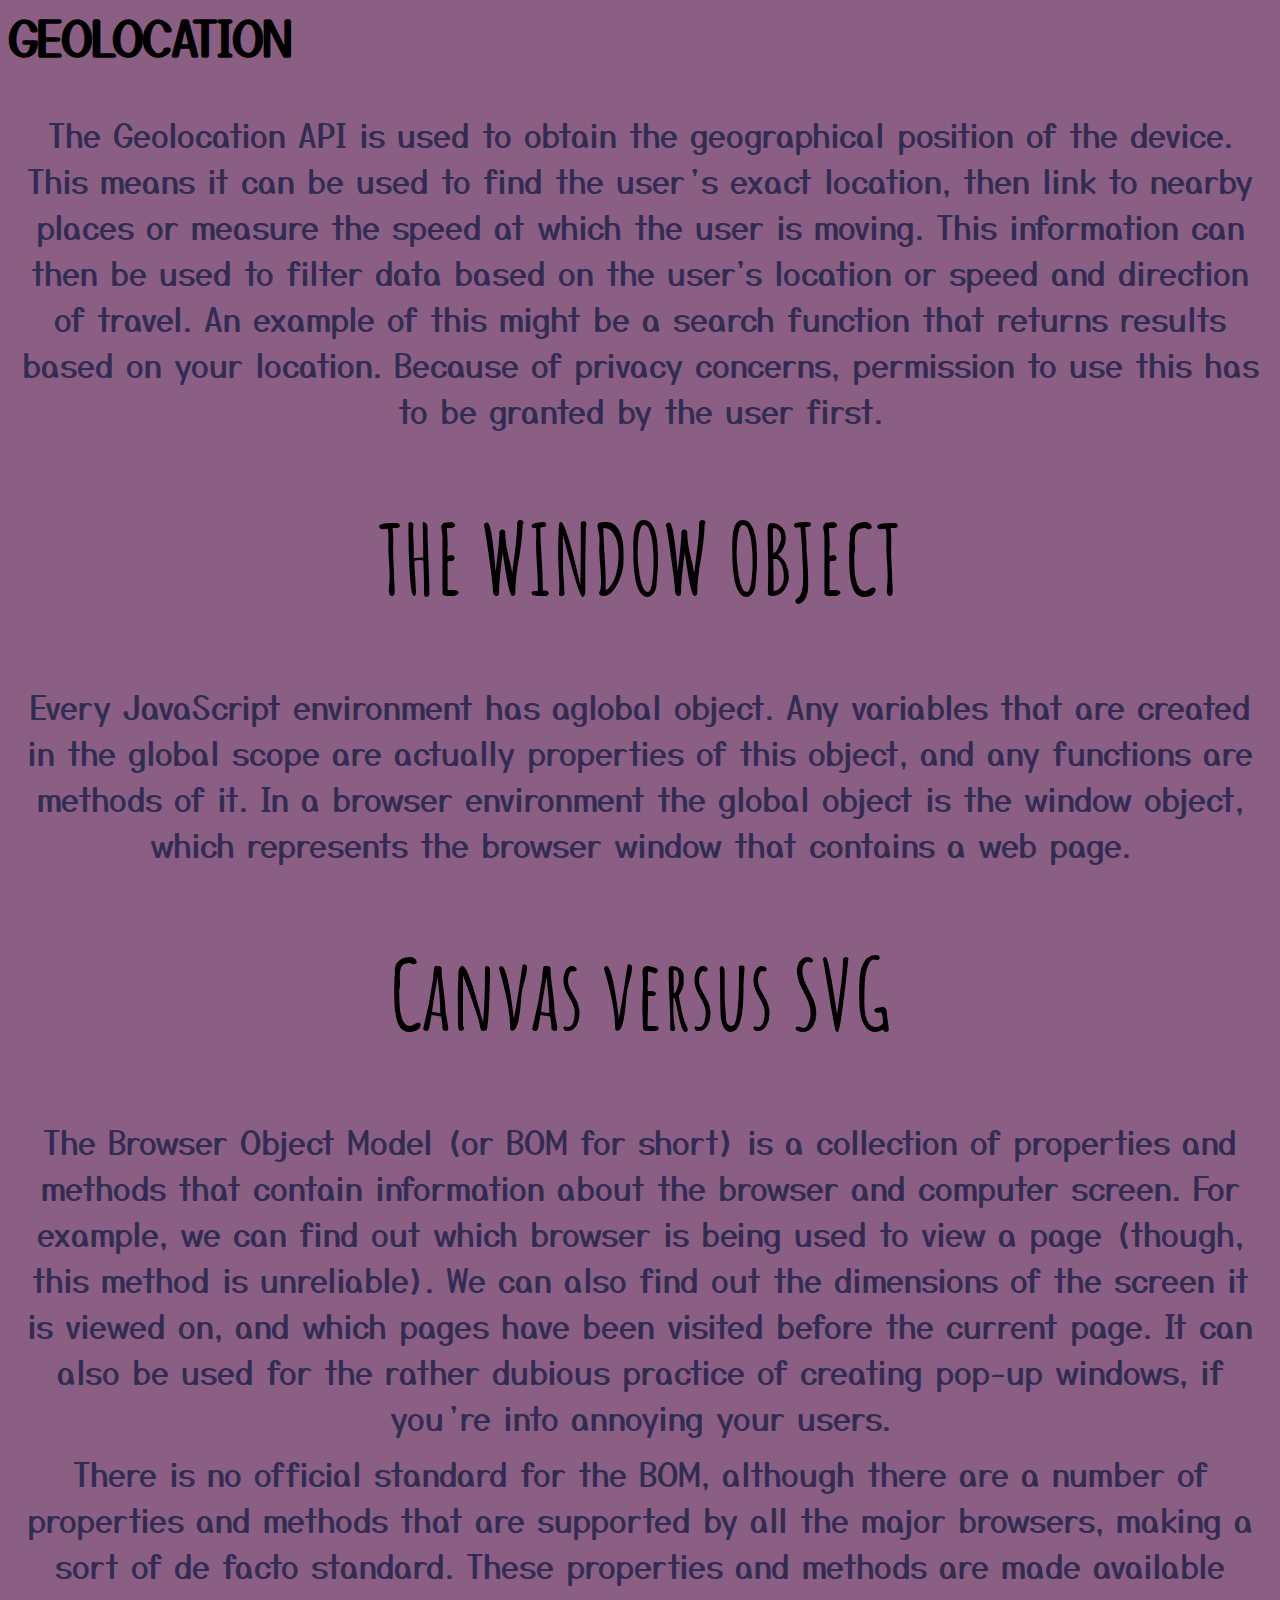
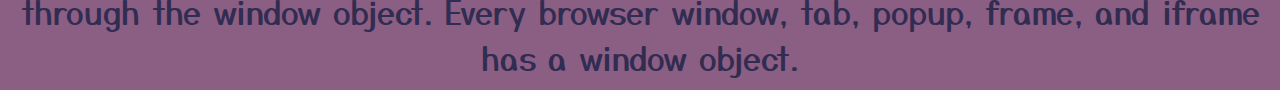
<file: week9.html>
<!DOCTYPE html>
<html lang="en">
<head>
    <meta charset="utf-8">
    <meta name="viewport" content="width=device-width, initial-scale=1.0">
     <link rel="stylesheet" href="style.css">
    <title>Week 9</title>
</head>

<body>

<h1> The data- attribute </h1>

<p> The data- attribute is a way of embedding data in a web page using custom attributes
    that are ignored by the browser. They’re also private to a page, so are not intended 
    to be used by an external service – their sole purpose is to be used by a JavaScript 
    program. This means they’re perfect for adding data that can be used as a hook that 
    the program utilizes to access information about a particular element on the page.
</p>



<h2>HTML5 APIs</h2>
<p>The HTML5 specification contains a number of APIs that help to gain access to hardware, 
    such as cameras, batteries, geolocation, and the graphics card. Hardware evolves quickly, 
    and APIs are frequently introduced to give developers access, and control new features 
    that appear in the latest devices. </p>>

<h3>WEB STORAGE</h3>
<p>The Web Storage API provides a key-value store on the client’s computer that is similar to 
    using cookies but has fewer restrictions, more storage capacity, and is generally easier to use. 
    This makes it perfect for storing information about users, as well as storing application-specific 
    information that can then be used during future sessions.</p>
    
    <p>If a browser supports the Web Storage API, the window object will have a property called localStorage , 
        which is a native object with a number of properties and methods used to store data. The information is 
        saved in the form of key-value pairs, and the values can only be strings. There is also a sessionStorage
         object that works in the same way, although the data is only saved for the current session.</p>

<h2> GEOLOCATION</h2>

<p>The Geolocation API is used to obtain the geographical position of the device. 
    This means it can be used to find the user’s exact location, then link to nearby places or measure the speed 
    at which the user is moving. This information can then be used to filter data based on the user's location or 
    speed and direction of travel. An example of this might be a search function that returns results based on your 
    location. Because of privacy concerns, permission to use this has to be granted by the user first. </p>


<h1>THE WINDOW OBJECT</h1>

<p> Every JavaScript environment has aglobal object. Any variables that are created in the global scope are actually 
    properties of this object, and any functions are methods of it. In a browser environment the global object is the 
    window object, which represents the browser window that contains a web page.</p>


    <h1>Canvas versus SVG </h1>
<p> The Browser Object Model (or BOM for short) is a collection of properties and methods that contain information about 
    the browser and computer screen. For example, we can find out which browser is being used to view a page (though, 
    this method is unreliable). We can also find out the dimensions of the screen it is viewed on, and which pages have been 
    visited before the current page. It can also be used for the rather dubious practice of creating pop-up windows, 
    if you’re into annoying your users.</p>

   <p>There is no official standard for the BOM, although there are a number of properties and methods that are supported 
    by all the major browsers, making a sort of de facto standard. These properties and methods are made available through 
    the window object. Every browser window, tab, popup, frame, and iframe has a window object. </p>



</body>
</html>
</file>
<file: style.css>
@import url('https://fonts.googleapis.com/css2?family=Amatic+SC&family=Yusei+Magic&display=swap');


body {
    background-color: #8b5e83;
    font-family: 'Yusei Magic', sans-serif;
    font-size: 2em;
}

h1 {
    text-align: center;
    font-family: 'Amatic SC', cursive;
    font-size: 3em;
}



p {
    margin: 10px;
    color: #312c51;
    font-size: 1em;
    text-align: center;
}

ul li a {
    text-decoration: none;
    list-style-type: none;
  }


  /* unvisited link */
   a:link {
    color: #f0c38e
  }
  
  /* visited link */
   a:visited {
    color: #f0c38e;
  }
  
  /* mouse over link */
   a:hover {
    color: #f0c38e;
    background-color: #312c51;
  }
</file>
<file: do.css>
@import url('https://fonts.googleapis.com/css2?family=Amatic+SC&family=Dancing+Script&display=swap');

body {
    width: 30em;
    margin: 0 auto;
    background-color: #d4a5a5;
    color: #f9ffea;
    font-family:  Arial, Helvetica, sans-serif;
    text-align: center;
    border: 1em solid #c19277;
    padding: 20px 0;

}


h1 {
    font-family: 'Dancing Script', cursive;
    
}
.tasks {
    text-align: left;
    padding: 1em;
    margin-bottom: 2em;
}
span {
    display: flex;
    flex-direction: row;
    justify-content: space-evenly;
    font-family: 'Amatic SC', cursive;
}
span button {
    height: 30px;
    margin-top: 2em;
    background-color: #ffecda;
    border:  none;
    color: #5b5b5b;
    height: 2.5em;
    width: 7em;
    text-align: center;
    text-decoration: none;
    display: inline-block;
    font-size: 1em;
    
}
span button:hover {
    background-color: #b67171;
    border: 3px solid #b68973;

}
div {
    display: flex;
    flex-direction: row;
    justify-content: flex-end;
    border-top: 1em solid #b68973;
}
.checker {
    width: 30px;
    height: 30px;
    margin: 20px 15px 15px 15px;
    background-color: #b67171;
}
.trash {
    width: 15px;
    padding: 5px 4px 4px 5px;
    justify-content: flex-end;
    margin-top: 20px;
}
.trash:hover {
    border: 1px solid #b68973;
    border-radius: 5px;
    background-color: #b68973;
    color: #1d1f29;
    padding: 4px 3px 3px 4px;
}


p {
    font-size: 1.2rem;
    font-family: 'Amatic SC', cursive;
}
div p {
    margin-top: 1em;
}
section {
    border-bottom: 2em solid #9a8194;
    font-family: 'Amatic SC', cursive;
    font-size: 1.5em;
}

button {
    font-family: 'Amatic SC', cursive;
    font-size: 1.5em;
    margin: 1em;
    background-color: #c19277;
}

#inputbox {
    font-size: 1em;
    background-color: #f9ffea;
}
</file>
